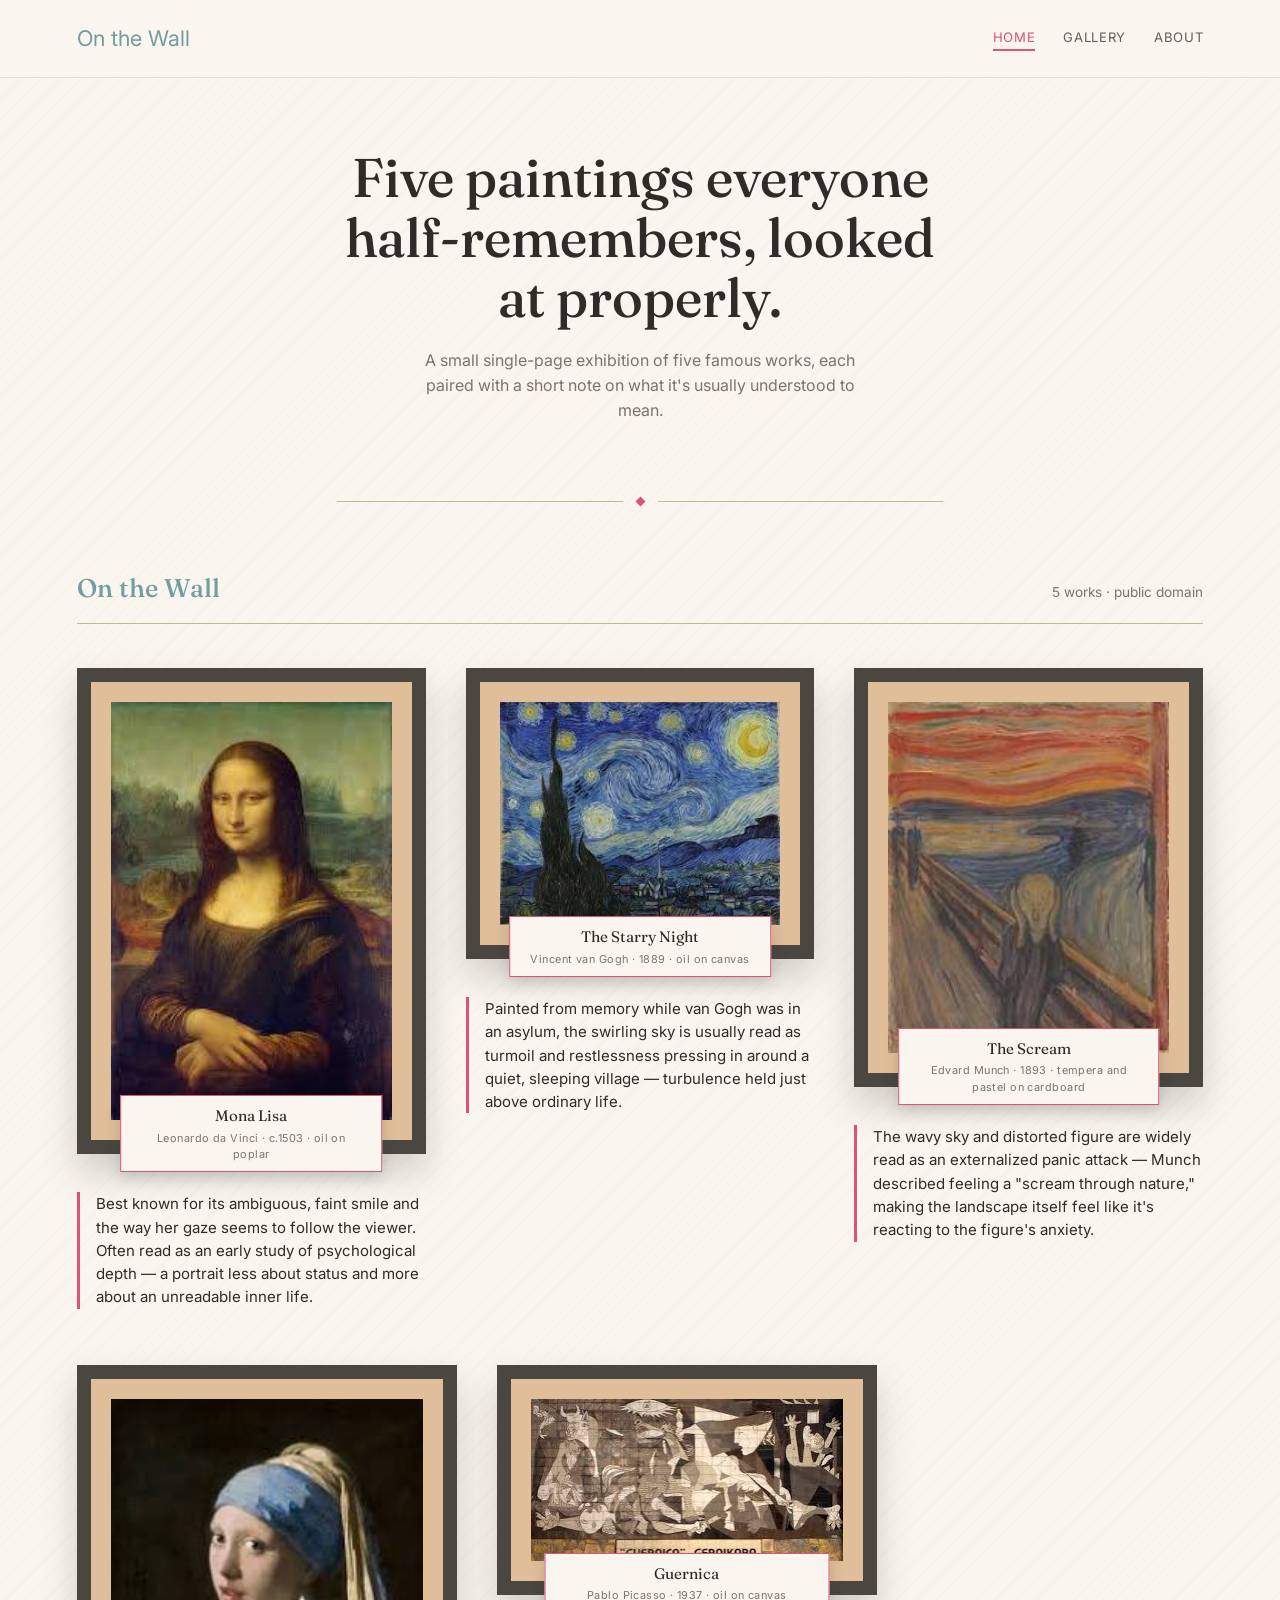
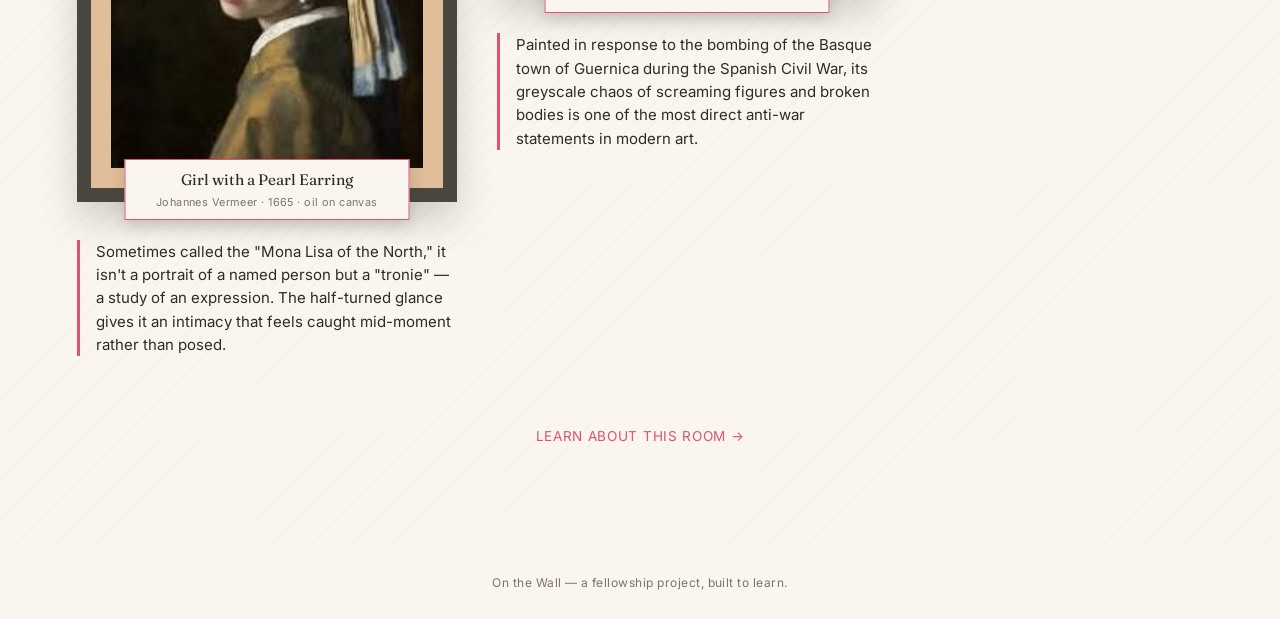
<file: index.html>
<!DOCTYPE html>
<html lang="en">
<head>
<meta charset="UTF-8">
<meta name="viewport" content="width=device-width, initial-scale=1.0">
<title>On the Wall — A Fellowship Exhibition</title>

<link rel="preconnect" href="https://fonts.googleapis.com">
<link href="https://fonts.googleapis.com/css2?family=Fraunces:opsz,wght@9..144,400;9..144,500;9..144,600&family=Inter:wght@400;500;600&display=swap" rel="stylesheet">
<link rel="stylesheet" href="style.css">
</head>
<body>

  <header class="site">
    <div class="mark">On the Wall</div>
    <nav>
      <a href="index.html" class="active">Home</a>
      <a href="index.html#gallery">Gallery</a>
      <a href="about.html">About</a>
    </nav>
  </header>

  <section class="hero">
    <h1>Five paintings everyone half-remembers, looked at properly.</h1>
    <p>A small single-page exhibition of five famous works, each paired with a short note on what it's usually understood to mean.</p>
  </section>

  <div class="divider"><div class="diamond"></div></div>

  <section class="gallery" id="gallery">
    <div class="section-heading">
      <h2>On the Wall</h2>
      <span>5 works · public domain</span>
    </div>

    <div class="wall">

      <article class="exhibit">
        <div class="frame">
          <div class="mat"><img src="images/mona-lisa.jpeg" alt="Mona Lisa by Leonardo da Vinci"></div>
          <div class="plaque">
            <div class="title">Mona Lisa</div>
            <div class="meta">Leonardo da Vinci · c.1503 · oil on poplar</div>
          </div>
        </div>
        <div class="reflection">
          <p>Best known for its ambiguous, faint smile and the way her gaze seems to follow the viewer. Often read as an early study of psychological depth — a portrait less about status and more about an unreadable inner life.</p>
        </div>
      </article>

      <article class="exhibit">
        <div class="frame">
          <div class="mat"><img src="images/starry-night.jpeg" alt="The Starry Night by Vincent van Gogh"></div>
          <div class="plaque">
            <div class="title">The Starry Night</div>
            <div class="meta">Vincent van Gogh · 1889 · oil on canvas</div>
          </div>
        </div>
        <div class="reflection">
          <p>Painted from memory while van Gogh was in an asylum, the swirling sky is usually read as turmoil and restlessness pressing in around a quiet, sleeping village — turbulence held just above ordinary life.</p>
        </div>
      </article>

      <article class="exhibit">
        <div class="frame">
          <div class="mat"><img src="images/the-scream.jpeg" alt="The Scream by Edvard Munch"></div>
          <div class="plaque">
            <div class="title">The Scream</div>
            <div class="meta">Edvard Munch · 1893 · tempera and pastel on cardboard</div>
          </div>
        </div>
        <div class="reflection">
          <p>The wavy sky and distorted figure are widely read as an externalized panic attack — Munch described feeling a "scream through nature," making the landscape itself feel like it's reacting to the figure's anxiety.</p>
        </div>
      </article>

      <article class="exhibit">
        <div class="frame">
          <div class="mat"><img src="images/pearl-earring.jpeg" alt="Girl with a Pearl Earring by Johannes Vermeer"></div>
          <div class="plaque">
            <div class="title">Girl with a Pearl Earring</div>
            <div class="meta">Johannes Vermeer · 1665 · oil on canvas</div>
          </div>
        </div>
        <div class="reflection">
          <p>Sometimes called the "Mona Lisa of the North," it isn't a portrait of a named person but a "tronie" — a study of an expression. The half-turned glance gives it an intimacy that feels caught mid-moment rather than posed.</p>
        </div>
      </article>

      <article class="exhibit">
        <div class="frame">
          <div class="mat"><img src="images/guernica.jpeg" alt="Guernica by Pablo Picasso"></div>
          <div class="plaque">
            <div class="title">Guernica</div>
            <div class="meta">Pablo Picasso · 1937 · oil on canvas</div>
          </div>
        </div>
        <div class="reflection">
          <p>Painted in response to the bombing of the Basque town of Guernica during the Spanish Civil War, its greyscale chaos of screaming figures and broken bodies is one of the most direct anti-war statements in modern art.</p>
        </div>
      </article>

    </div>

    <a href="about.html" class="more-link">Learn about this room →</a>
  </section>

  <footer>On the Wall — a fellowship project, built to learn.</footer>

</body>
</html>
</file>
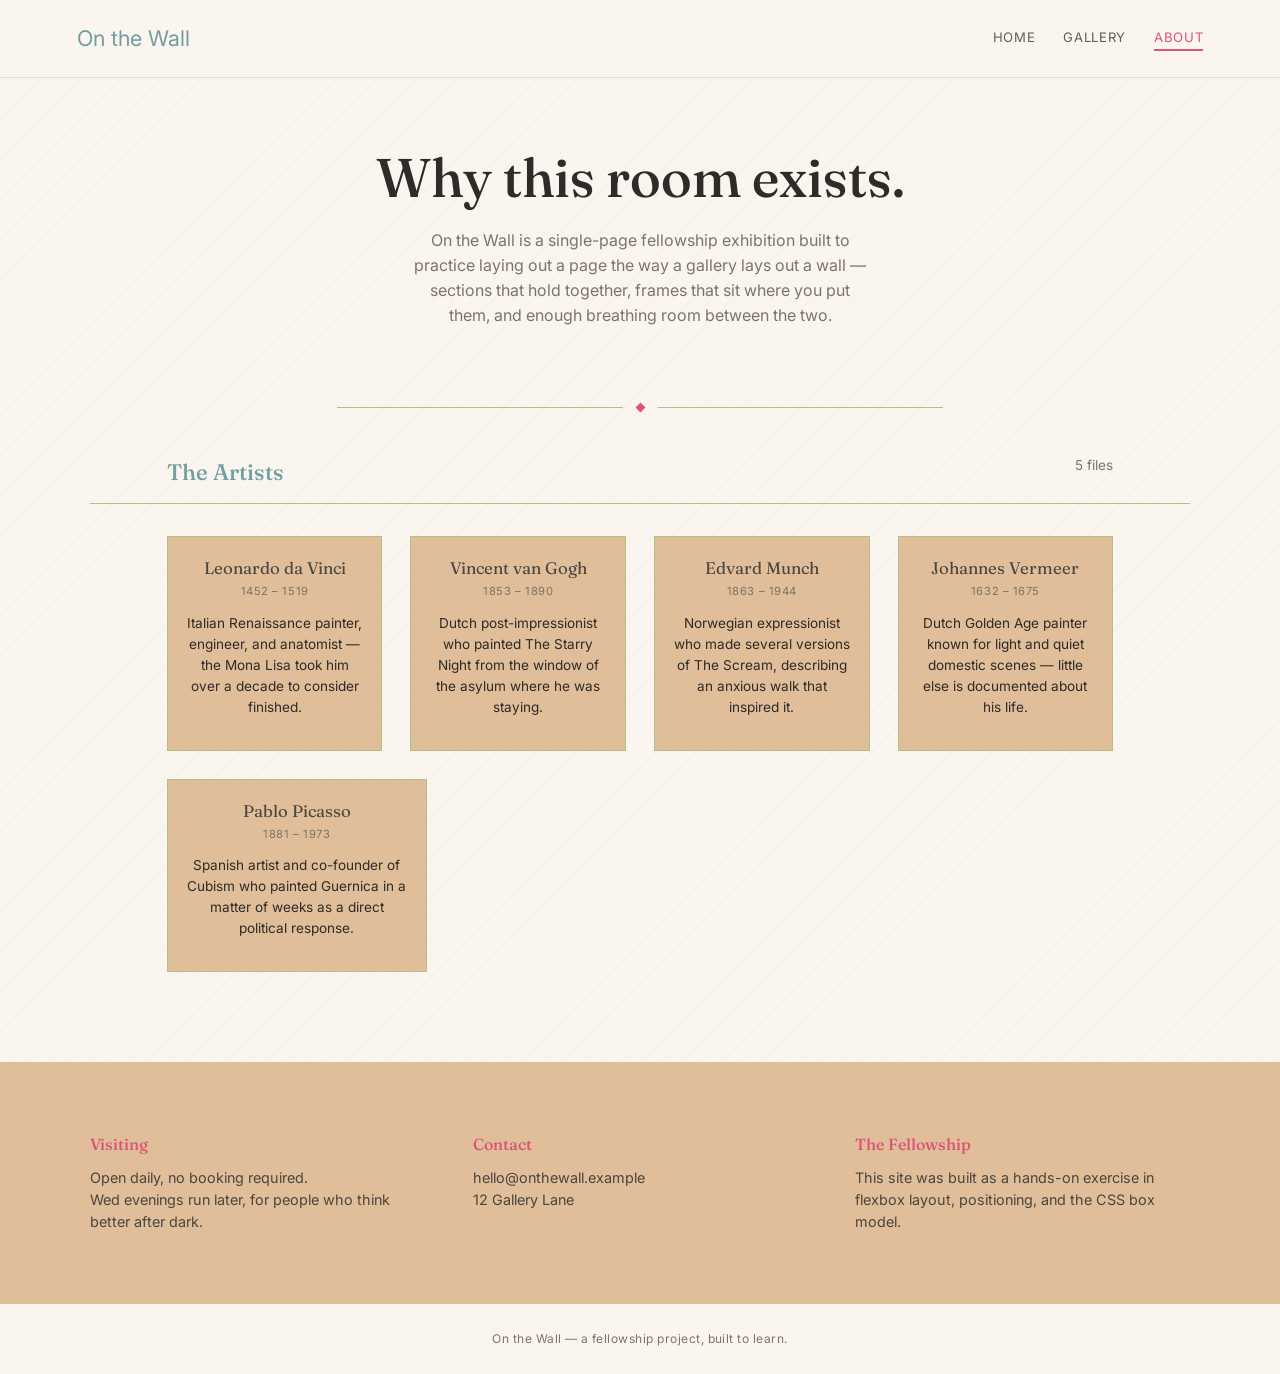
<file: about.html>
<!DOCTYPE html>
<html lang="en">
<head>
<meta charset="UTF-8">
<meta name="viewport" content="width=device-width, initial-scale=1.0">
<title>About — On the Wall</title>

<link rel="preconnect" href="https://fonts.googleapis.com">
<link href="https://fonts.googleapis.com/css2?family=Fraunces:opsz,wght@9..144,400;9..144,500;9..144,600&family=Inter:wght@400;500;600&display=swap" rel="stylesheet">
<link rel="stylesheet" href="style.css">
</head>
<body>

  <header class="site">
    <div class="mark">On the Wall</div>
    <nav>
      <a href="index.html">Home</a>
      <a href="index.html#gallery">Gallery</a>
      <a href="about.html" class="active">About</a>
    </nav>
  </header>

  <section class="hero">
    <h1>Why this room exists.</h1>
    <p>On the Wall is a single-page fellowship exhibition built to practice laying out a page the way a gallery lays out a wall — sections that hold together, frames that sit where you put them, and enough breathing room between the two.</p>
  </section>

  <div class="divider"><div class="diamond"></div></div>

  <section>
    <div class="section-heading" style="max-width:1100px;margin:0 auto 32px;padding:0 6vw;display:flex;justify-content:space-between;border-bottom:1px solid var(--sage);padding-bottom:14px;">
      <h2 style="font-size:1.4rem;color:var(--pacific);">The Artists</h2>
      <span style="color:var(--muted);font-size:0.85rem;">5 files</span>
    </div>

    <div class="artist-files">
      <div class="artist-file">
        <div class="name">Leonardo da Vinci</div>
        <div class="years">1452 – 1519</div>
        <p>Italian Renaissance painter, engineer, and anatomist — the Mona Lisa took him over a decade to consider finished.</p>
      </div>

      <div class="artist-file">
        <div class="name">Vincent van Gogh</div>
        <div class="years">1853 – 1890</div>
        <p>Dutch post-impressionist who painted The Starry Night from the window of the asylum where he was staying.</p>
      </div>

      <div class="artist-file">
        <div class="name">Edvard Munch</div>
        <div class="years">1863 – 1944</div>
        <p>Norwegian expressionist who made several versions of The Scream, describing an anxious walk that inspired it.</p>
      </div>

      <div class="artist-file">
        <div class="name">Johannes Vermeer</div>
        <div class="years">1632 – 1675</div>
        <p>Dutch Golden Age painter known for light and quiet domestic scenes — little else is documented about his life.</p>
      </div>

      <div class="artist-file">
        <div class="name">Pablo Picasso</div>
        <div class="years">1881 – 1973</div>
        <p>Spanish artist and co-founder of Cubism who painted Guernica in a matter of weeks as a direct political response.</p>
      </div>
    </div>
  </section>

  <section class="about-info" id="visit">
    <div class="about-columns">
      <div>
        <h3>Visiting</h3>
        <p>Open daily, no booking required.<br>Wed evenings run later, for people who think better after dark.</p>
      </div>
      <div>
        <h3>Contact</h3>
        <address>hello@onthewall.example<br>12 Gallery Lane</address>
      </div>
      <div>
        <h3>The Fellowship</h3>
        <p>This site was built as a hands-on exercise in flexbox layout, positioning, and the CSS box model.</p>
      </div>
    </div>
  </section>

  <footer>On the Wall — a fellowship project, built to learn.</footer>

</body>
</html>
</file>
<file: style.css>
/* Color + font tokens */
:root{
  --base:      #faf6ef;
  --pacific:   #729ea1;
  --sage:      #b5bd89;
  --tan:       #dfbe99;
  --coral:     #ec9192;
  --rose:      #db5375;
  --ink:       #2f2b28;
  --muted:     #7c7468;
  --frame:     #4a4640;

  --display: 'Fraunces', Georgia, serif;
  --body:    'Inter', system-ui, sans-serif;
}

*{ box-sizing: border-box; }
html{ scroll-behavior: smooth; }
body{
  margin:0;
  color: var(--ink);
  font-family: var(--body);
  line-height:1.55;
  /* faint plaster texture behind the whole site — repeats a soft diagonal stripe */
  background-color: var(--base);
  background-image: repeating-linear-gradient(
    135deg,
    rgba(114,158,161,0.035) 0px,
    rgba(114,158,161,0.035) 2px,
    transparent 2px,
    transparent 14px
  );
}
a{ color:inherit; text-decoration:none; }
h1,h2,h3{ font-family: var(--display); font-weight:500; margin:0; }

.eyebrow{
  font-size:0.72rem;
  letter-spacing:0.16em;
  text-transform:uppercase;
  color: var(--rose);
}

/* HEADER — flex row */
header.site{
  display:flex;
  align-items:center;
  justify-content:space-between;
  flex-wrap:wrap;
  gap:12px;
  padding:22px 6vw;
  position:sticky;
  top:0;
  background: rgba(250,246,239,0.9);
  backdrop-filter: blur(6px);
  border-bottom:1px solid rgba(114,158,161,0.25);
  z-index:10;
}
header.site .mark{
  font-size:1.35rem;
  color:var(--pacific);
}

header.site nav{ display:flex; gap:28px; }
header.site nav a{
  font-size:0.82rem;
  letter-spacing:0.05em;
  text-transform:uppercase;
  color:var(--ink);
  opacity:0.75;
  border-bottom:2px solid transparent;
  padding-bottom:2px;
  transition:opacity .2s, border-color .2s;
}
header.site nav a:hover{ opacity:1; border-color:var(--rose); }
/* marks whichever page you're currently on — add class="active" in the HTML */
header.site nav a.active{ opacity:1; border-color:var(--rose); color:var(--rose); }

/* HERO — anchor for the absolute badge */
.hero{
  position:relative;
  padding:70px 5vw 60px;
  max-width:760px;
  margin:0 auto;
  text-align:center;
}
.hero .eyebrow{ margin-bottom:14px; }
.hero h1{
  font-size:clamp(2.1rem, 5vw, 3.4rem);
  line-height:1.1;
  color:var(--ink);
}
.hero p{
  margin-top:20px;
  max-width:46ch;
  margin-left:auto;
  margin-right:auto;
  color:var(--muted);
}

/* Positioned relative to .hero, not the page */
.hero .catalog-badge{
  position:absolute;
  top:38px;
  right:6vw;
  text-align:right;
  padding:10px 16px;
  border:1px solid var(--sage);
  background:var(--tan);
  font-size:0.7rem;
  letter-spacing:0.1em;
  text-transform:uppercase;
  color:var(--frame);
}
.hero .catalog-badge strong{ display:block; color:var(--rose); font-size:0.8rem; }

/* Signature element — a thin brass rule with a rose diamond, reused on both pages */
.divider{
  display:flex;
  align-items:center;
  gap:14px;
  max-width:760px;
  margin:0 auto 44px;
  padding:0 6vw;
}
.divider::before, .divider::after{
  content:"";
  flex:1;
  height:1px;
  background:var(--sage);
}
.divider .diamond{
  width:7px;
  height:7px;
  background:var(--rose);
  transform:rotate(45deg);
  flex-shrink:0;
}

/* GALLERY heading row */
section.gallery{ padding:20px 6vw 100px; }
.gallery .section-heading{
  display:flex;
  align-items:baseline;
  justify-content:space-between;
  border-bottom:1px solid var(--sage);
  padding-bottom:14px;
  margin-bottom:44px;
  flex-wrap:wrap;
  gap:8px;
}
.gallery .section-heading h2{ font-size:1.6rem; color:var(--pacific); }
.gallery .section-heading span{ color:var(--muted); font-size:0.85rem; }

/* Main gallery grid — wraps into rows */
.wall{
  display:flex;
  flex-wrap:wrap;
  gap:56px 40px;
}

.exhibit{
  flex: 1 1 300px;
  max-width:380px;
  display:flex;
  flex-direction:column;
}

/* Frame — anchor for the plaque */
.frame{
  position:relative;
  background:var(--frame);
  padding:14px;
  box-shadow: 0 18px 34px rgba(47,43,40,0.2);
}
.frame .mat{
  background:var(--tan);
  padding:20px;
}
.frame img{
  display:block;
  width:100%;
  height:auto;
  box-shadow: inset 0 0 0 1px rgba(0,0,0,0.06);
}

/* Plaque — absolute, overlaps frame's bottom edge */
.plaque{
  position:absolute;
  left:50%;
  bottom:-18px;
  transform:translateX(-50%);
  background:var(--base);
  color:var(--ink);
  padding:8px 18px;
  border:1px solid var(--rose);
  text-align:center;
  min-width:75%;
  box-shadow:0 6px 14px rgba(47,43,40,0.18);
}
.plaque .title{ font-family:var(--display); font-size:0.95rem; }
.plaque .meta{ font-size:0.68rem; letter-spacing:0.04em; color:var(--muted); margin-top:2px; }

.reflection{
  margin-top:38px;
  padding-left:16px;
  border-left:3px solid var(--rose);
}
.reflection p{
  margin:0;
  font-size:0.94rem;
  color:var(--ink);
}

/* link at the bottom of the gallery pointing to the About page */
.more-link{
  display:block;
  text-align:center;
  margin-top:70px;
  font-size:0.85rem;
  letter-spacing:0.05em;
  text-transform:uppercase;
  color:var(--rose);
  border-bottom:1px solid transparent;
}
.more-link:hover{ border-color:var(--rose); }

/* ARTIST FILE CARDS — About page, reuses the plaque look for cohesion */
.artist-files{
  display:flex;
  flex-wrap:wrap;
  gap:28px;
  max-width:1100px;
  margin:0 auto;
  padding:0 6vw 90px;
}
.artist-file{
  flex:1 1 200px;
  max-width:260px;
  background:var(--tan);
  border:1px solid var(--sage);
  padding:18px;
  text-align:center;
}
.artist-file .name{ font-family:var(--display); font-size:1.05rem; color:var(--frame); }
.artist-file .years{ font-size:0.7rem; letter-spacing:0.05em; color:var(--muted); margin-top:2px; }
.artist-file p{
  margin-top:12px;
  font-size:0.85rem;
  color:var(--ink);
}

/* ABOUT — 3-column flex row (visiting / contact info) */
section.about-info{
  background:var(--tan);
  padding:70px 6vw;
}
.about-columns{
  display:flex;
  flex-wrap:wrap;
  gap:48px;
  max-width:1100px;
  margin:0 auto;
}
.about-columns > div{ flex:1 1 220px; }
.about-columns h3{ font-size:1rem; color:var(--rose); margin-bottom:10px; }
.about-columns p, .about-columns address{
  font-style:normal;
  font-size:0.9rem;
  color:var(--frame);
  margin:0;
}

footer{
  text-align:center;
  padding:26px;
  font-size:0.75rem;
  letter-spacing:0.04em;
  color:var(--muted);
  background:var(--base);
}

/* Phones: badge no longer absolute (avoids overlap) */
@media (max-width:640px){
  header.site{ padding:18px 5vw; }
  .hero{ padding:70px 5vw 60px; }
  .hero .catalog-badge{ position:static; margin-top:24px; display:inline-block; }
  .wall{ gap:64px; }
  .divider{ padding:0 5vw; }
}
</file>
